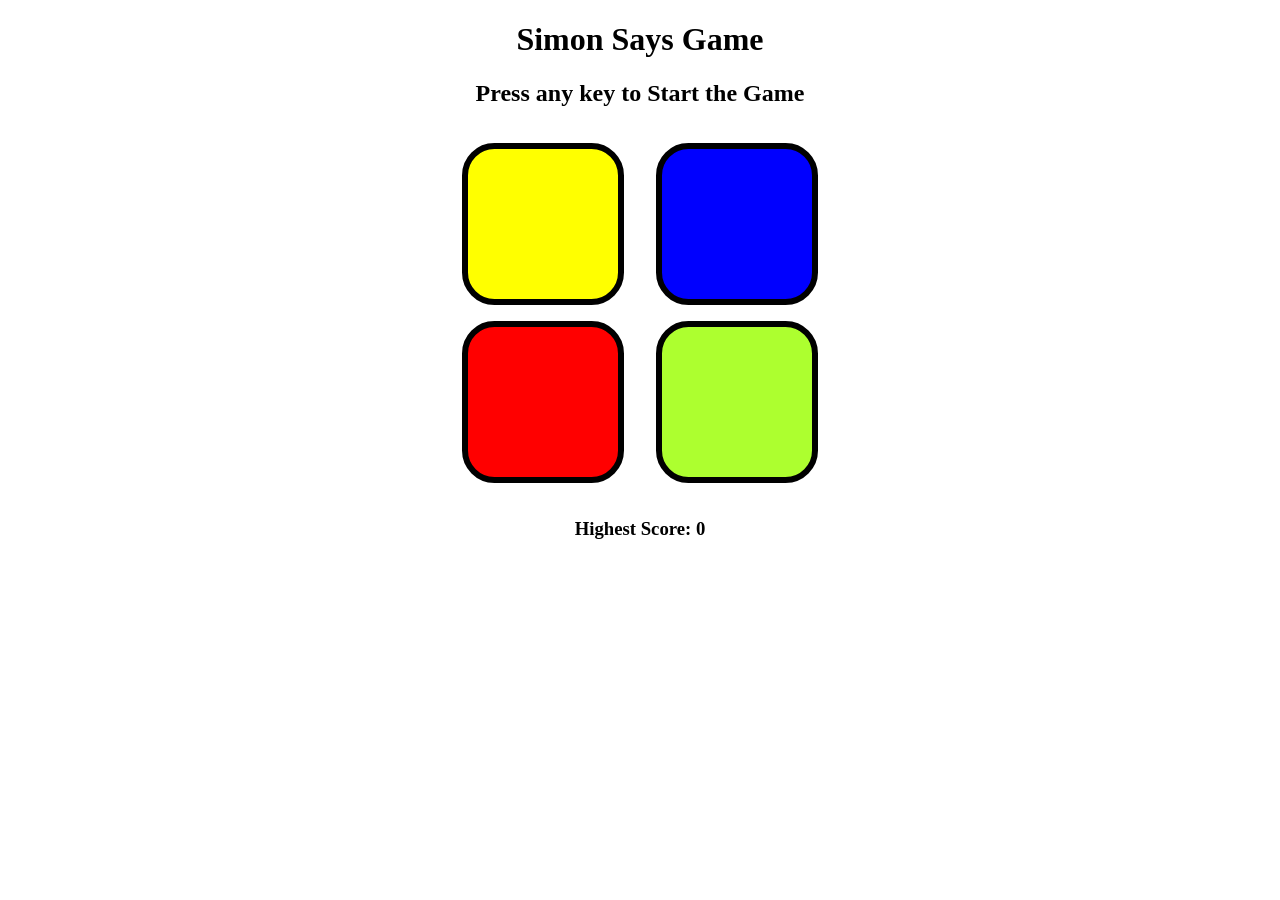
<file: MINI-PROJECT_SimonSay/index.htm>
<!DOCTYPE html>
<html lang="en">
<head>
    <meta charset="UTF-8">
    <meta name="viewport" content="width=device-width, initial-scale=1.0">
    <title>Simon Game Building </title>
    <link rel="stylesheet" href="style.css"/>
</head>
<body>
    <h1> Simon Says Game </h1>
    <h2> Press any key to Start the Game </h2>
    <div class="btn_container">
        <div class="line_one">
            <div class="btn yellow" type="button" id="yellow"> </div>
            <div class="btn red" type="button" id="red"> </div>
        </div>
        <div class="line_two">
            <div class="btn blue" type="button" id="blue"> </div>
            <div class="btn green" type="button" id="green"> </div>
        </div>
    </div>
    <h3> Highest Score: </h3>
    <script src="app.js" > </script>
</body>
</html>
</file>
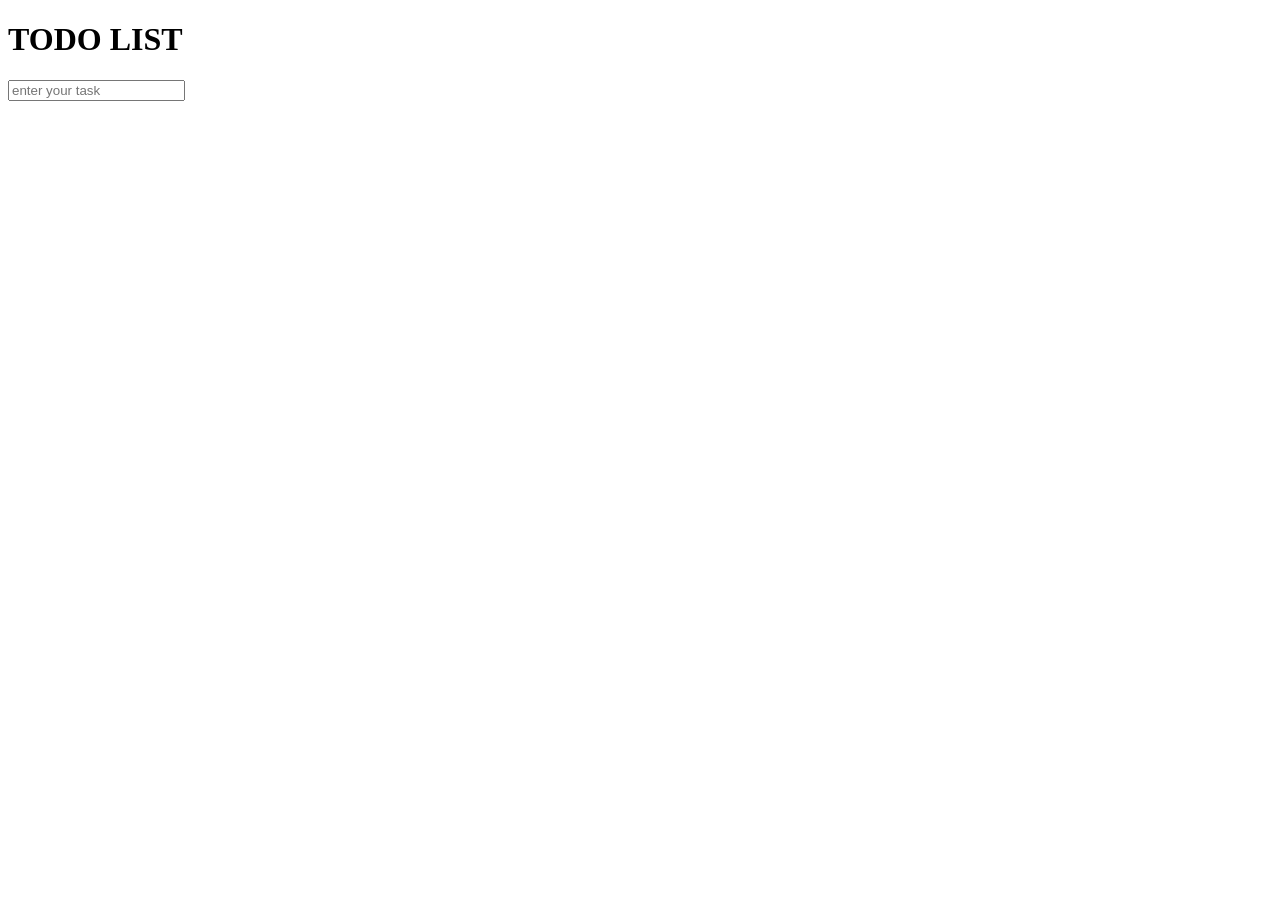
<file: MINI-PROJECT_SimonSay/TODO.html>
<!DOCTYPE html>
<html lang="en">
<head>
    <meta charset="UTF-8">
    <meta name="viewport" content="width=device-width, initial-scale=1.0">
    <title>TODO in JS</title>
</head>
<body>
    <h1> TODO LIST </h1>
    <input placeholder="enter your task"> 
    
</body>
</html>
</file>
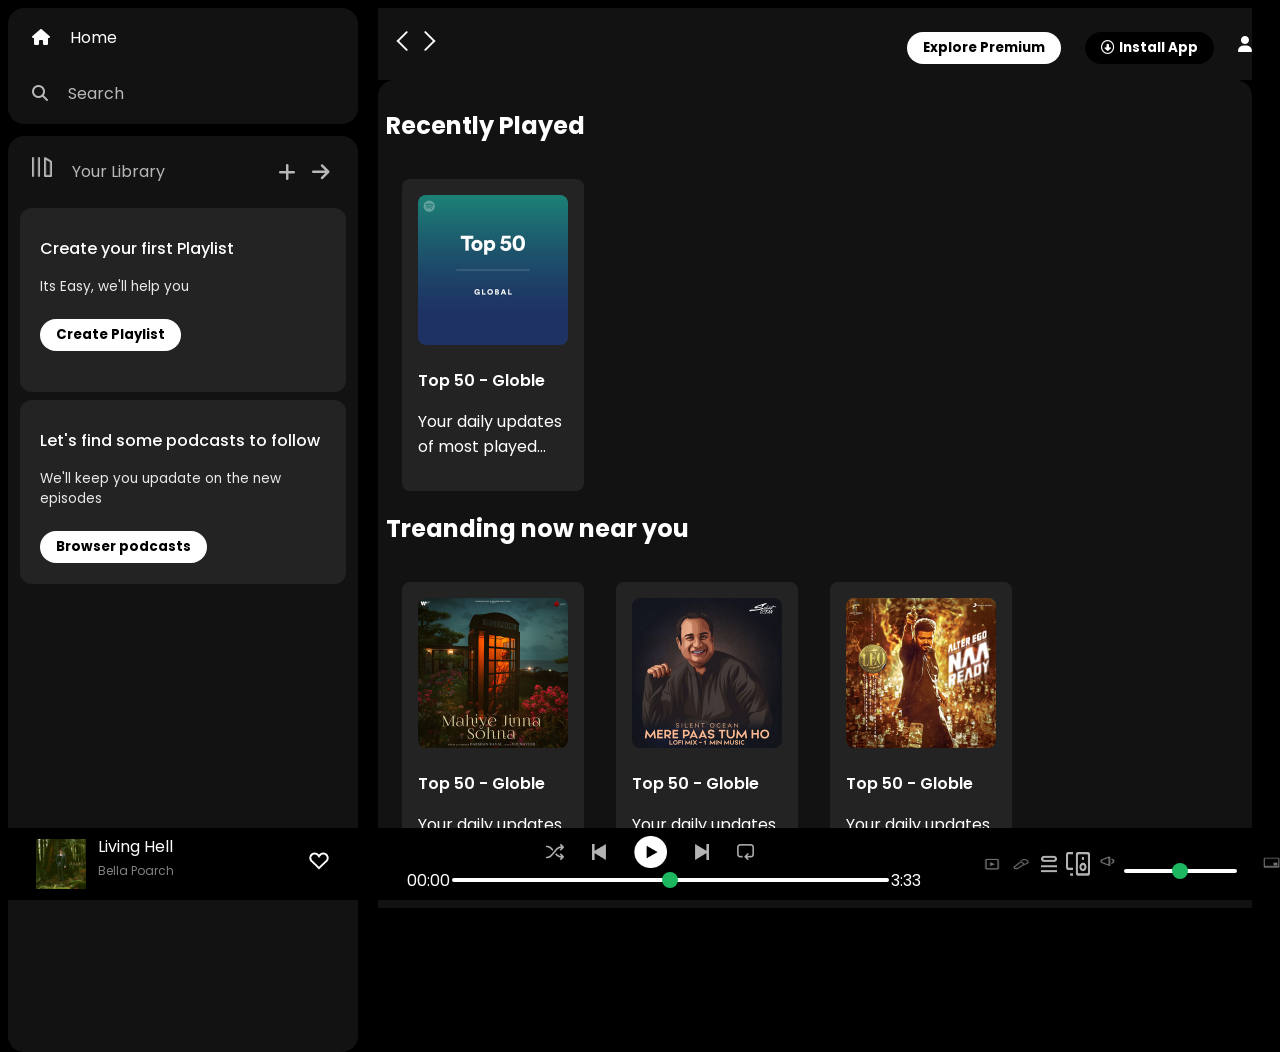
<file: MINI-Project_SpotifyClone/project.html>
<!DOCTYPE html>
<html lang="en">
<head>
    <meta charset="UTF-8">
    <meta name="viewport" content="width=device-width, initial-scale=1.0">
    <link rel="icon" href="./assets/logo.png"/>
    <title>Spotify - Web Player: Music for everyone</title>
    <link rel="stylesheet" href="https://cdnjs.cloudflare.com/ajax/libs/font-awesome/6.7.2/css/all.min.css" integrity="sha512-Evv84Mr4kqVGRNSgIGL/F/aIDqQb7xQ2vcrdIwxfjThSH8CSR7PBEakCr51Ck+w+/U6swU2Im1vVX0SVk9ABhg==" crossorigin="anonymous" referrerpolicy="no-referrer" />
    <link rel="preconnect" href="https://fonts.googleapis.com">
    <link rel="preconnect" href="https://fonts.gstatic.com" crossorigin>
    <link href="https://fonts.googleapis.com/css2?family=Montserrat:ital,wght@0,100..900;1,100..900&family=Poppins:wght@400;500;600;700&display=swap" rel="stylesheet">
    <link rel="stylesheet" href="style.css">
</head>
<body>
    <div class="main">
        <div class="sidebar">
            <div class="nav">
                <div class="nav-option" style="opacity:1">
                    <i class="fa-solid fa-house"></i>
                    <a herf="#"> Home </a>
                </div>
                <div class="nav-option">
                    <i class="fa-solid fa-magnifying-glass"></i>
                    <a herf="#"> Search </a>
                </div>
            </div>
            <div class="library">
                <div class="option">
                    <div class="lib-option nav-option">
                        <img src="./assets/library_icon.png" >
                        <a href="#">Your Library</a>
                    </div>
                    <div class="icons">
                        <i class="fa-solid fa-plus"></i>
                        <i class="fa-solid fa-arrow-right"></i>
                    </div>
                </div>
                <div class="lib-boxes">
                    <div class="box">
                        <p class="box-p1">Create your first Playlist</p>
                        <p class="box-p2">Its Easy, we'll help you</p>
                        <button class="badge"> Create Playlist</button>
                    </div>
                    <div class="box">
                        <p class="box-p1">Let's find some podcasts to follow </p>
                        <p class="box-p2">We'll keep you upadate on the new episodes</p>
                        <button class="badge"> Browser podcasts</button>
                    </div>
                </div>
            </div>
        </div>
        <div class="main_content">
            <div class="sticky-nav">
                <div class="sticky-nav-icons">
                    <img src="./assets/backward_icon.png">
                    <img src="./assets/forward_icon.png" class="hide">
                </div>
                <div class="sticky-nav-option">
                    <button class="badge nav-items hide">Explore Premium</button>
                    <button class="badge nav-items dark-badge"><i class="fa-regular fa-circle-down" style="margin-right:5px"></i>Install App </button>
                    <i class="fa-solid fa-user"></i>
                </div>
            </div>
            <div class="cards">
                <h2>Recently Played</h2>
                <div class="card-container">
                    <div class="card">
                        <img src="./assets/card1img.jpeg" class="card-img">
                        <p class="card-title"> Top 50 - Globle</p> 
                        <p cass="card-info">Your daily updates of most played... </p>
                    </div>
                </div>
                <h2>Treanding now near you</h2>
                <div class="card-container">
                    <div class="card">
                        <img src="./assets/card2img.jpeg" class="card-img">
                        <p class="card-title"> Top 50 - Globle</p> 
                        <p cass="card-info">Your daily updates of most played... </p>
                    </div>
                    <div class="card">
                        <img src="./assets/card3img.jpeg" class="card-img">
                        <p class="card-title"> Top 50 - Globle</p> 
                        <p cass="card-info">Your daily updates of most played... </p>
                    </div>
                    <div class="card">
                        <img src="./assets/card4img.jpeg" class="card-img">
                        <p class="card-title"> Top 50 - Globle</p> 
                        <p cass="card-info">Your daily updates of most played... </p>
                    </div>
                </div>
                <h2>Featured Charts</h2>
                <div class="card-container">
                    <div class="card">
                        <img src="./assets/card5img.jpeg" class="card-img">
                        <p class="card-title"> Top 50 - Globle</p> 
                        <p cass="card-info">Your daily updates of most played... </p>
                    </div>
                    <div class="card">
                        <img src="./assets/card6img.jpeg" class="card-img">
                        <p class="card-title"> Top 50 - Globle</p> 
                        <p cass="card-info">Your daily updates of most played... </p>
                    </div>
                    <div class="card">
                        <img src="./assets/card1img.jpeg" class="card-img">
                        <p class="card-title">Top 50 - Globle</p> 
                        <p cass="card-info">Your daily updates of most played... </p>
                    </div>
                </div>
            </div>
            <div class="footer">
                <div class="line"></div>
            </div>

        </div>
        <div class="music_player">
            <div class="album">
                <div class="album-set1">
                    <img src="./Homework Assets/album_picture.jpeg" class="album-img">
                    <div class="album-para">
                        <p class="album-p1"> Living Hell </p>
                        <p class="album-p2"> Bella Poarch</p>
                    </div>
                </div>
                <div class="album-icon">
                    <img src="./Homework Assets/album_icon1.png">
                </div>
            </div>
            <div class="player">
                <div class="player-controls">
                    <img src="./assets/player_icon1.png" class="player-control-icon">
                    <img src="./assets/player_icon2.png" class="player-control-icon">
                    <img src="./assets/player_icon3.png" class="player-control-icon" style="height: 2rem; opacity:1">
                    <img src="./assets/player_icon4.png" class="player-control-icon">
                    <img src="./assets/player_icon5.png" class="player-control-icon">
                </div>
                <div class="playback-bar">
                    <span class="current-time">00:00</span>
                    <input type="range" min="0" max="100" step="1" class="progress-bar"/> 
                    <span class="tot-time">3:33</span>
                </div>
            </div>
            <div class="control">
                <img src="./Homework Assets/controls_icon1.png" class="control-icon">
                <img src="./Homework Assets/controld_icon2.png" class="control-icon">
                <img src="./Homework Assets/controls_icon3.png" class="control-icon">
                <img src="./Homework Assets/controls_icon4.png" class="control-icon">
                <div class="control-slider">
                    <img src="./Homework Assets/controls_icon5.png" class="control-icon">
                    <input type="range" min="0" max="100" step="1" class="progress-bar">
                </div>
                <img src="./Homework Assets/album_icon2.png" class="control-icon">
            </div>
        </div>
        

    </div>
    
</body>
</html>
</file>
<file: MINI-PROJECT_SimonSay/style.css>
body{
    text-align: center;
}
.btn{
    height: 150px;
    width: 150px;
    border-radius: 20%;
    border: 6px solid black;
    margin: 1rem;
}
.btn_container{
    display: flex;;
    justify-content: center;

}


.yellow{
    background-color: yellow;
}
.red{
    background-color: red;

}
.blue{
    background-color: blue;
}
.green{
    background-color:greenyellow;
}
.flash{
    background-color: white;
}
</file>
<file: MINI-Project_SpotifyClone/style.css>
*{
    font-family: "Poppins", sans-serif;
}
body{
    font-family:"Poppins", sans-serif;
    background-color: black;
    color: white;
    margin:0;
    overflow: hidden;
}
.main{
    display: flex;
    height: 100vh;
    padding: 0.5rem;
}
.sidebar{
    width: 350px;
    border-radius: 1rem;
    background-color: black;
}
.main_content{
    flex:1;
    overflow: auto;
    background-color: black;
    padding: 0 1.25rem 0 1.25rem;
}
.music_player{
    position: fixed;
    bottom: 0;
    width: 100%;
    height: 72px;
    background-color: black;
}


a{
    text-decoration: none;
    color:white;
}
.nav{
    background-color: #121212;
    border-radius: 1rem;
    display: flex;
    flex-direction: column;
    justify-content: center;
    height: 100px;
    padding: 0.5rem 0.75rem;
}
.nav-option{
    line-height: 2.5rem;
    opacity: 0.7;
    padding: 0.5rem 0.75rem;
}
.nav-option i{
    font-size: 1rem;
}
.nav-option a{
    font-size:1rem;
    margin-left:1rem;   
}
.nav-option:hover{
    opacity: 1;
}


.library{
    background-color: #121212;
    border-radius: 1rem;
    height: 100%;
    margin-top: 0.75rem;
    padding: 0.5rem 0.75rem;
}
.option{
    display:flex;
    justify-content: space-between;
    align-items: center;
}
.lib-option img{
    height: 1.25rem;
    width:1.25rem;
}
.icons{
    font-size: 1.25rem;
    display: flex;  
}
.icons i{
    opacity: 0.7;
    margin-right: 1rem;
}
.icons i.hover{
    opacity: 1;
}


.box{
    background-color: #232323;
    height:10rem;
    border-radius: 0.75rem;
    margin:0.5rem 0 0.5rem 0;
    padding: 0.75rem 1.25rem;   
}
.box-p1{
    font-size: 1rem;
    font-weight: 500;
}
.box-p2{
    font-size: 0.85rem;
    opacity: 0.9;   
}
.badge{
    background-color: white;
    border:none;
    border-radius: 100px;
    padding:0.25rem 1rem;
    font-weight: 700;
    margin-top: 0.5rem;
    height: 2rem;
    width: fit-content;
}

.dark-badge{
    background-color: black;
    color: white;
}
.sticky-nav{
    position: sticky;
    display: flex;
    top: 0;
    background-color: #121212;
    justify-content: space-between;
    align-items: center;
    padding:1rem 0 1rem 0;   
    z-index: 10;
}
.sticky-nav-icons{
    margin-left:0.75rem;
}
.sticky-nav-option{
    display: flex;
    justify-content: center;
    align-items: center;
}
.nav-items{
    margin-right: 1.5rem;  
}
@media(max-width:1000px){
    .hide{
        display: none;        
    }
}


.cards{
    background-color: #121212;
    border-radius:1rem;
    padding:0.5rem;

}
.card{
    background-color: #232323;
    width: 150px;
    border-radius: 0.5rem;
    padding:1rem;
    margin-top:1rem; 
    margin-right: 1rem;  
    margin-left:1rem;
}
.card-container{
    display: flex;
    flex-wrap: wrap;   
}
.card-img{
    width:100%;
    border-radius: 0.5rem;
}
.card-info{
    font-size:0.85rem;
    opacity:0.8;   
}
.card-title{
    font-weight: 600;
}
.footer{
    height: 300px;
    display: flex;
    justify-content: center;
    align-items: center;
}
.line{
    width:90%;
    height: 50%;
    border-top:1px solid white;
    opacity: 0.4
}
.music_player{
    display: flex;
    justify-content: space-between;
    align-items: center;   
}
.player{
    width:50%;
}
.player-controls{
    display: flex;
    justify-content: center;
    align-items: center;   
}
.player-control-icon{
    height: 1rem;
    margin-right:1.75rem;
    opacity:0.7;
}
.player-control-icon:hover{
    opacity:1;
    transform: scale(1.1);
}
.playback-bar{
    display:flex;
    justify-content: center;
    align-items: center;    
}
.progress-bar{
    width:70%;
    appearance: none;
    background-color: transparent;
    cursor: pointer;
}
.progress-bar::-webkit-slider-runnable-track{
    background-color:white;
    border-radius: 100px;
    height: 0.2rem;
}
.progress-bar::-webkit-slider-thumb{
    appearance: none;
    height: 1rem;
    width:1rem;
    background-color: #1db760;
    border-radius: 50%;
    margin-top:-6px;
}

.album{
    width:25%;
    display: flex;
    margin:1rem;
    justify-content: space-between;
    align-items: center;
}
.album-set1{
    display: flex;
}
.album-img{
    height:50%;
    width:50px;
    margin:0.5rem;
    padding:0.25rem;    
}
.album-para{
    line-height:0.5rem;
    cursor: pointer;
}
.album-p1:hover,.album-p2:hover{
    text-decoration: underline;
}
.album-p1{
    font-size: 1rem;
}
.album-p2{
    font-size: 0.75rem;
    opacity:0.5;
}
.album-icon{
    margin-right:5px;
}

.control{
    width:25%;
    display: flex;
    justify-content: space-evenly;
    align-items: center;
}
.control-icon{
    height:1.5rem;
    width:1.5rem;
    opacity:0.7;
}
.control-icon:hover{
    opacity:1;
    transform: scale(1.1);
}
</file>
